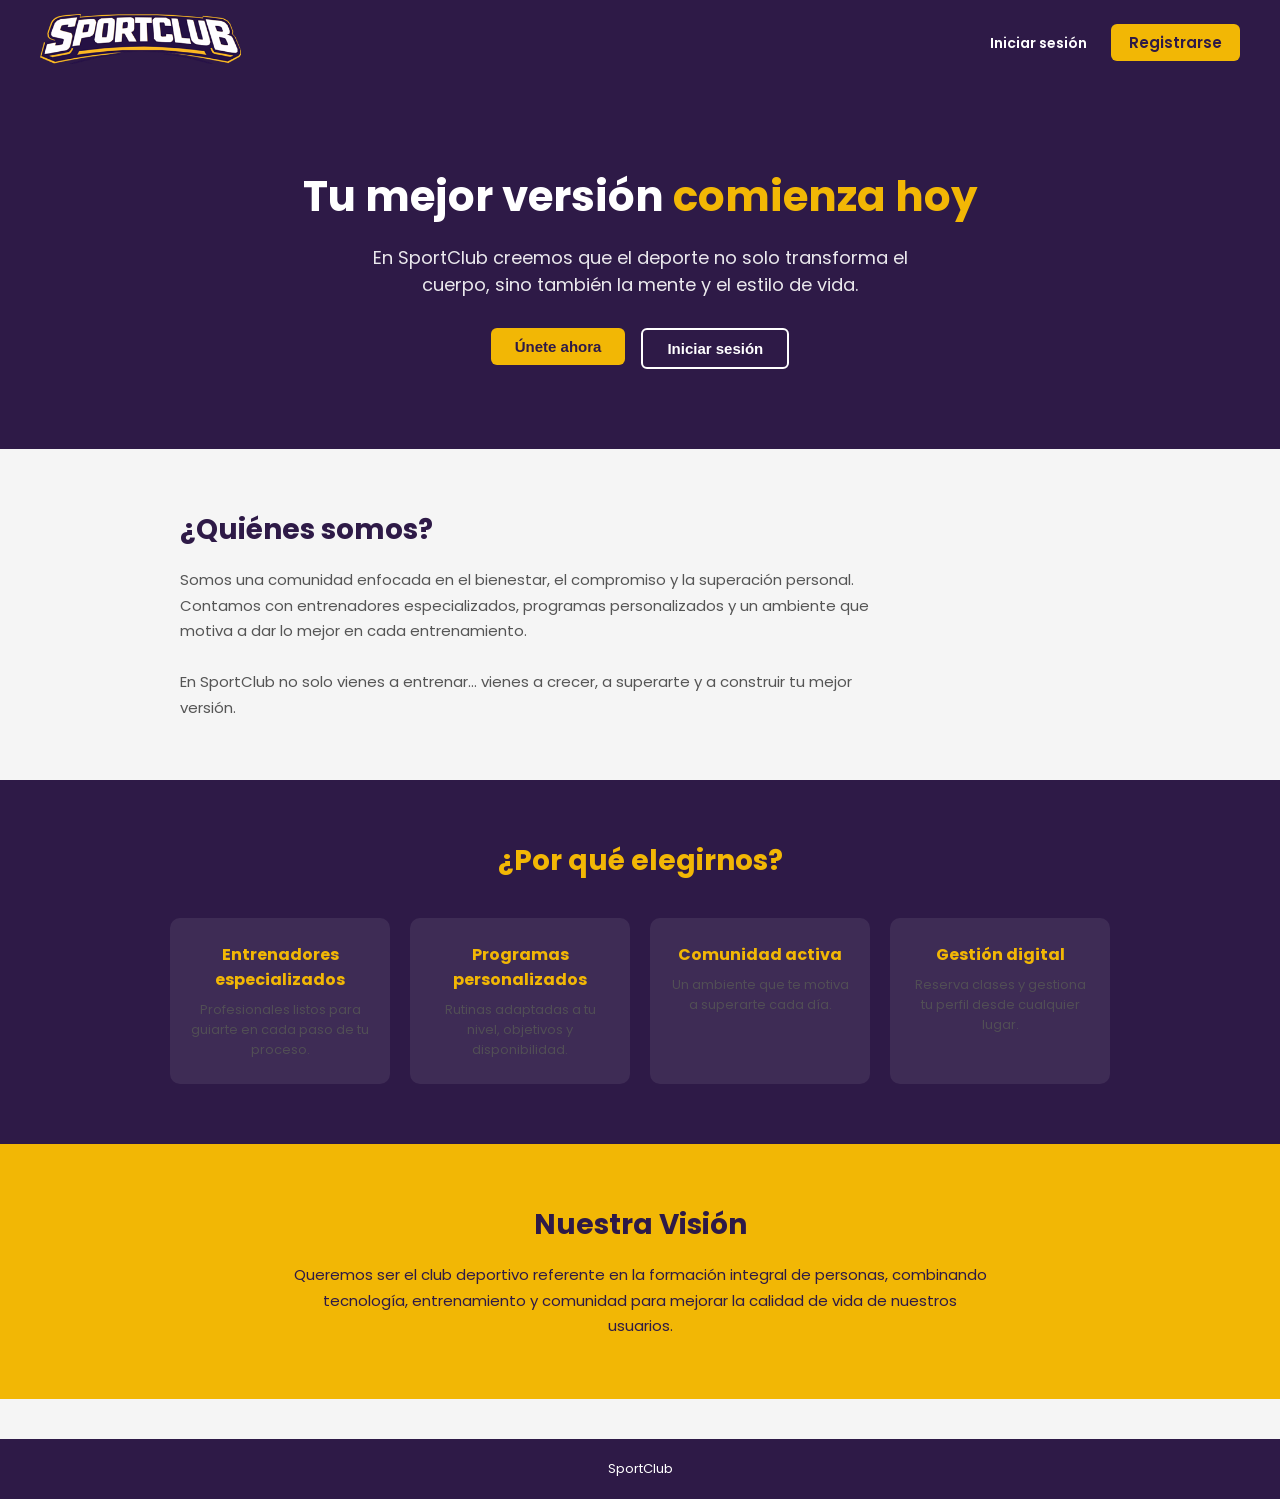
<file: index.html>
<!DOCTYPE html>
<html lang="es">
<head>
  <meta charset="UTF-8">
  <meta name="viewport" content="width=device-width, initial-scale=1.0">
  <title>SportClub – Tu mejor versión comienza hoy</title>
  <link rel="stylesheet" href="style.css">
</head>
<body>

  <header>
    <div class="logo">
      <img src="image.png" alt="SportClub Logo">
    </div>
    <nav>
      <a href="login.html">Iniciar sesión</a>
      <a href="registro.html" class="btn-principal" style="padding: 8px 18px; border-radius: 6px;">Registrarse</a>
    </nav>
  </header>

  <section class="hero">
    <h1>Tu mejor versión <span>comienza hoy</span></h1>
    <p>En SportClub creemos que el deporte no solo transforma el cuerpo, sino también la mente y el estilo de vida.</p>
    <div class="botones">
      <a href="registro.html"><button class="btn-principal">Únete ahora</button></a>
      <a href="login.html"><button class="btn-secundario">Iniciar sesión</button></a>
    </div>
  </section>

  <section class="seccion-inicio">
    <h2>¿Quiénes somos?</h2>
    <p>
      Somos una comunidad enfocada en el bienestar, el compromiso y la superación personal.
      Contamos con entrenadores especializados, programas personalizados y un ambiente que motiva
      a dar lo mejor en cada entrenamiento.
      <br><br>
      En SportClub no solo vienes a entrenar… vienes a crecer, a superarte y a construir tu mejor versión.
    </p>
  </section>

  <section class="beneficios">
    <h2>¿Por qué elegirnos?</h2>
    <div class="cards">
      <div class="card">
        <h3>Entrenadores especializados</h3>
        <p>Profesionales listos para guiarte en cada paso de tu proceso.</p>
      </div>
      <div class="card">
        <h3>Programas personalizados</h3>
        <p>Rutinas adaptadas a tu nivel, objetivos y disponibilidad.</p>
      </div>
      <div class="card">
        <h3>Comunidad activa</h3>
        <p>Un ambiente que te motiva a superarte cada día.</p>
      </div>
      <div class="card">
        <h3>Gestión digital</h3>
        <p>Reserva clases y gestiona tu perfil desde cualquier lugar.</p>
      </div>
    </div>
  </section>

  <section class="vision">
    <h2>Nuestra Visión</h2>
    <p>
      Queremos ser el club deportivo referente en la formación integral de personas,
      combinando tecnología, entrenamiento y comunidad para mejorar la calidad de vida de nuestros usuarios.
    </p>
  </section>

  <footer>
    <p>SportClub</p>
  </footer>

</body>
</html>
</file>
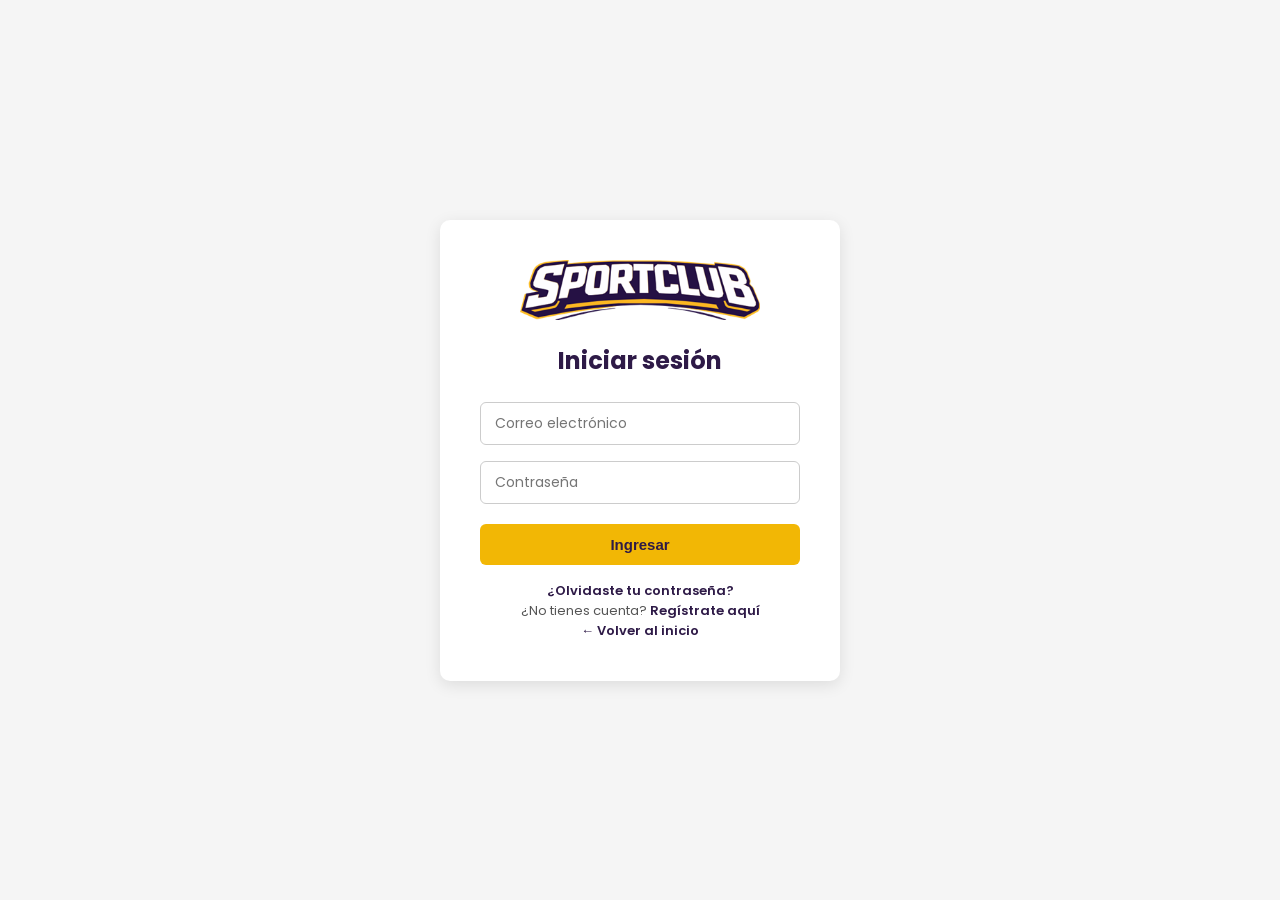
<file: login.html>
<!DOCTYPE html>
<html lang="es">
<head>
  <meta charset="UTF-8">
  <meta name="viewport" content="width=device-width, initial-scale=1.0">
  <title>Iniciar sesión – SportClub</title>
  <link rel="stylesheet" href="style.css">
  <style>
    .contenedor-menu {
      position: relative;
      width: 100%;
    }

    .menu-perfiles {
      display: none;
      position: absolute;
      top: 110%;
      left: 0;
      width: 100%;
      background-color: var(--blanco);
      border: 1px solid #ddd;
      border-radius: 6px;
      box-shadow: 0 4px 12px rgba(0,0,0,0.1);
      z-index: 10;
    }

    .menu-perfiles a {
      display: block;
      padding: 12px 16px;
      font-size: 14px;
      font-weight: 600;
      color: var(--morado);
      border-bottom: 1px solid #eee;
    }

    .menu-perfiles a:last-child {
      border-bottom: none;
    }

    .menu-perfiles a:hover {
      background-color: var(--gris-claro);
      color: var(--amarillo);
    }
  </style>
</head>
<body>

  <div class="contenedor-form">
    <div class="caja-form">
      <img src="image.png" alt="SportClub Logo">
      <h2>Iniciar sesión</h2>

      <input type="email" placeholder="Correo electrónico">
      <input type="password" placeholder="Contraseña">

      <div class="contenedor-menu">
        <button class="btn-principal" onclick="toggleMenu()">Ingresar</button>
        <div class="menu-perfiles" id="menuPerfiles">
          <a href="dashboard-usuario.html">Ingresar como Usuario</a>
          <a href="dashboard-coach.html">Ingresar como Coach</a>
          <a href="dashboard-admin.html">Ingresar como Admin</a>
        </div>
      </div>

      <div class="links">
        <p><a href="recuperar.html">¿Olvidaste tu contraseña?</a></p>
        <p>¿No tienes cuenta? <a href="registro.html">Regístrate aquí</a></p>
        <p><a href="inicio.html">← Volver al inicio</a></p>
      </div>
    </div>
  </div>

  <script>
    function toggleMenu() {
      var menu = document.getElementById('menuPerfiles');
      menu.style.display = menu.style.display === 'block' ? 'none' : 'block';
    }

    document.addEventListener('click', function(e) {
      if (!e.target.closest('.contenedor-menu')) {
        document.getElementById('menuPerfiles').style.display = 'none';
      }
    });
  </script>

</body>
</html>
</file>
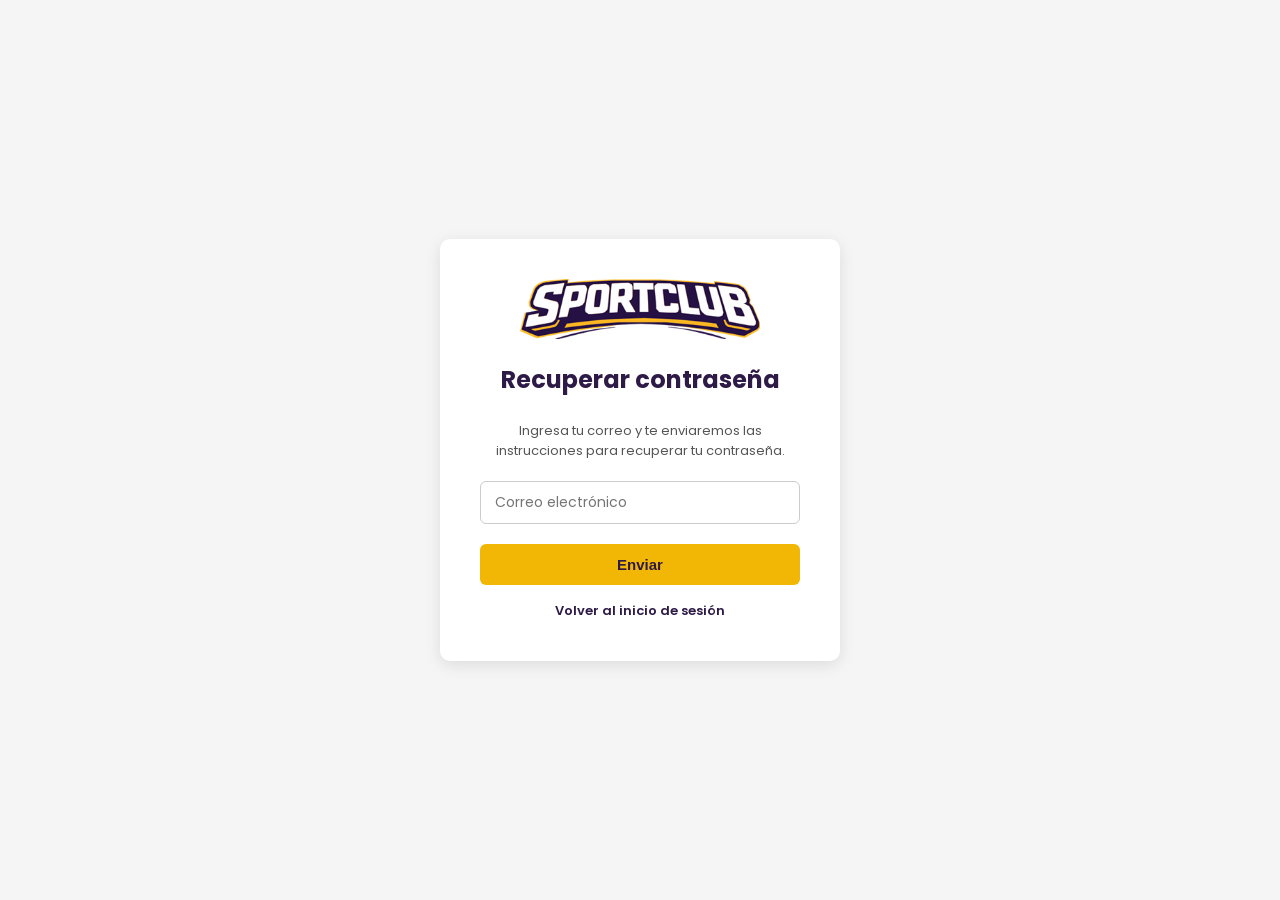
<file: recuperar.html>
<!DOCTYPE html>
<html lang="es">
<head>
  <meta charset="UTF-8">
  <meta name="viewport" content="width=device-width, initial-scale=1.0">
  <title>Recuperar contraseña – SportClub</title>
  <link rel="stylesheet" href="style.css">
</head>
<body>

  <div class="contenedor-form">
    <div class="caja-form">
      <img src="image.png" alt="SportClub Logo">
      <h2>Recuperar contraseña</h2>
      <p style="font-size: 13px; color: var(--gris-texto); margin-bottom: 20px;">
        Ingresa tu correo y te enviaremos las instrucciones para recuperar tu contraseña.
      </p>

      <input type="email" placeholder="Correo electrónico">

      <button class="btn-principal" onclick="mostrarMensaje()">Enviar</button>

      <div class="mensaje-confirmacion" id="mensaje">
        Correo enviado. Revisa tu bandeja de entrada.
      </div>

      <div class="links">
        <p><a href="login.html">Volver al inicio de sesión</a></p>
      </div>
    </div>
  </div>

  <script>
    function mostrarMensaje() {
      document.getElementById('mensaje').style.display = 'block';
    }
  </script>

</body>
</html>
</file>
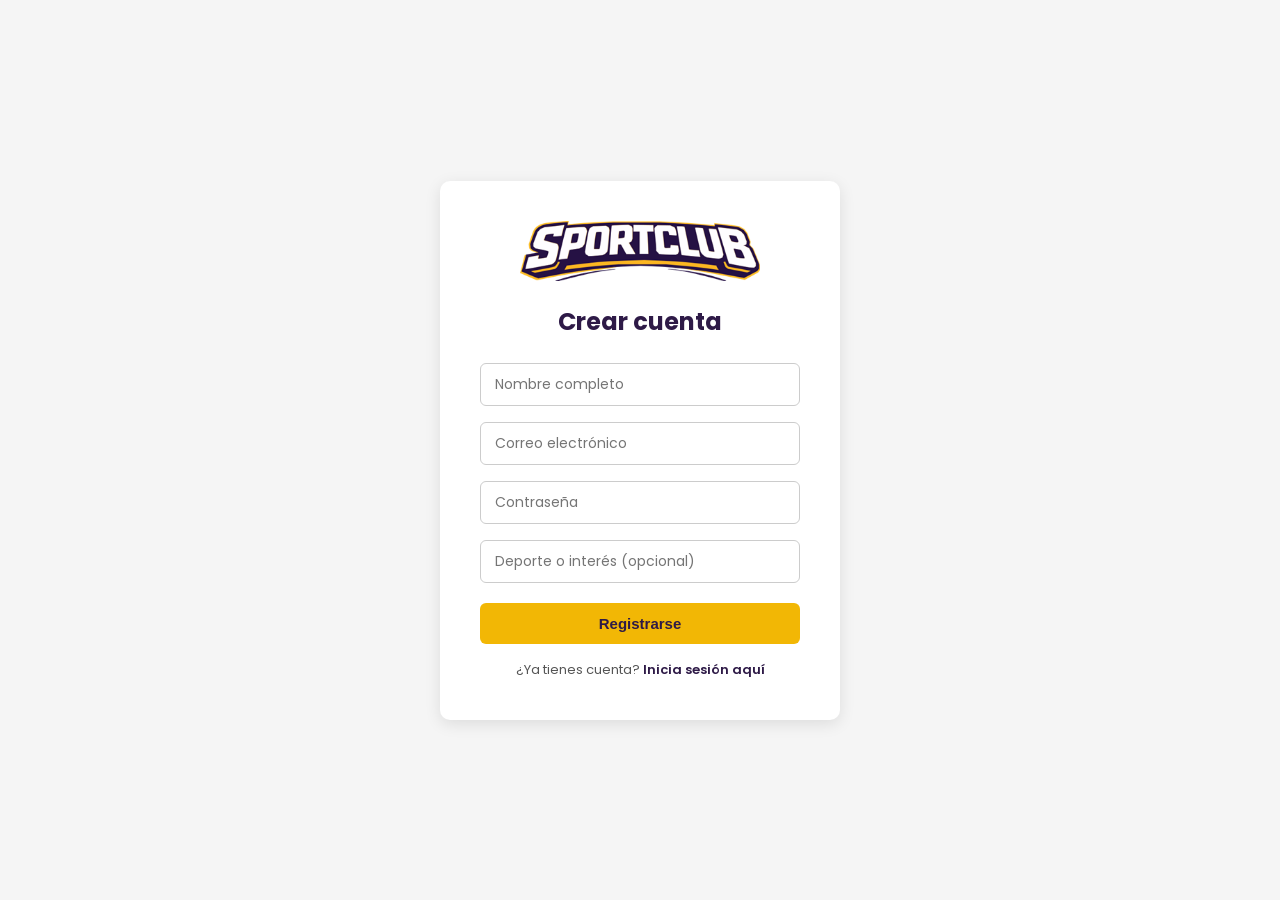
<file: registro.html>
<!DOCTYPE html>
<html lang="es">
<head>
  <meta charset="UTF-8">
  <meta name="viewport" content="width=device-width, initial-scale=1.0">
  <title>Registro – SportClub</title>
  <link rel="stylesheet" href="style.css">
</head>
<body>

  <div class="contenedor-form">
    <div class="caja-form">
      <img src="image.png" alt="SportClub Logo">
      <h2>Crear cuenta</h2>

      <input type="text" placeholder="Nombre completo">
      <input type="email" placeholder="Correo electrónico">
      <input type="password" placeholder="Contraseña">
      <input type="text" placeholder="Deporte o interés (opcional)">

      <button class="btn-principal" onclick="mostrarMensaje()">Registrarse</button>

      <div class="mensaje-confirmacion" id="mensaje">
        ¡Cuenta creada correctamente! Ya puedes iniciar sesión.
      </div>

      <div class="links">
        <p>¿Ya tienes cuenta? <a href="login.html">Inicia sesión aquí</a></p>
      </div>
    </div>
  </div>

  <script>
    function mostrarMensaje() {
      document.getElementById('mensaje').style.display = 'block';
    }
  </script>

</body>
</html>
</file>
<file: style.css>
/* ===== IMPORTAR FUENTE ===== */
@import url('https://fonts.googleapis.com/css2?family=Poppins:wght@400;600;700&display=swap');

/* ===== VARIABLES DE COLORES ===== */
:root {
  --morado: #2E1A47;
  --amarillo: #F2B705;
  --blanco: #FFFFFF;
  --gris-claro: #f5f5f5;
  --gris-texto: #555;

  --azul: #1A73E8;
  --verde: #2E7D32;
  --rojo: #C62828;
}

/* ===== RESET BÁSICO ===== */
* {
  margin: 0;
  padding: 0;
  box-sizing: border-box;
}

body {
  font-family: 'Poppins', sans-serif;
  background-color: var(--gris-claro);
  color: var(--morado);
}

a {
  text-decoration: none;
  color: inherit;
}

ul {
  list-style: none;
}

img {
  max-width: 100%;
}

/* ===== BOTONES ===== */
.btn-principal {
  background-color: var(--amarillo);
  color: var(--morado);
  border: none;
  padding: 10px 24px;
  border-radius: 6px;
  font-weight: 600;
  cursor: pointer;
  font-size: 15px;
}

.btn-principal:hover {
  background-color: #d9a304;
}

.btn-secundario {
  background-color: transparent;
  color: var(--blanco);
  border: 2px solid var(--blanco);
  padding: 10px 24px;
  border-radius: 6px;
  font-weight: 600;
  cursor: pointer;
  font-size: 15px;
}

.btn-secundario:hover {
  background-color: var(--blanco);
  color: var(--morado);
}

/* ===== HEADER ===== */
header {
  background-color: var(--morado);
  padding: 14px 40px;
  display: flex;
  align-items: center;
  justify-content: space-between;
}

header .logo img {
  height: 50px;
}

header nav a {
  color: var(--blanco);
  margin-left: 20px;
  font-weight: 600;
  font-size: 14px;
}

header nav a:hover {
  color: var(--amarillo);
}

/* ===== FOOTER ===== */
footer {
  background-color: var(--morado);
  color: var(--blanco);
  text-align: center;
  padding: 20px;
  font-size: 13px;
  margin-top: 40px;
}

/* ===== FORMULARIOS ===== */
.contenedor-form {
  min-height: 100vh;
  display: flex;
  align-items: center;
  justify-content: center;
  background-color: var(--gris-claro);
}

.caja-form {
  background-color: var(--blanco);
  padding: 40px;
  border-radius: 10px;
  box-shadow: 0 4px 16px rgba(0,0,0,0.1);
  width: 100%;
  max-width: 400px;
  text-align: center;
}

.caja-form img {
  height: 60px;
  margin-bottom: 16px;
}

.caja-form h2 {
  margin-bottom: 24px;
  color: var(--morado);
}

.caja-form input {
  width: 100%;
  padding: 10px 14px;
  margin-bottom: 16px;
  border: 1px solid #ccc;
  border-radius: 6px;
  font-size: 14px;
  font-family: 'Poppins', sans-serif;
}

.caja-form button {
  width: 100%;
  padding: 12px;
  margin-top: 4px;
}

.caja-form .links {
  margin-top: 16px;
  font-size: 13px;
  color: var(--gris-texto);
}

.caja-form .links a {
  color: var(--morado);
  font-weight: 600;
}

.caja-form .links a:hover {
  color: var(--amarillo);
}

.mensaje-confirmacion {
  display: none;
  background-color: #e8f5e9;
  color: #2E7D32;
  padding: 12px;
  border-radius: 6px;
  margin-top: 16px;
  font-size: 14px;
}

/* ===== INICIO – HERO ===== */
.hero {
  background-color: var(--morado);
  color: var(--blanco);
  text-align: center;
  padding: 80px 40px;
}

.hero h1 {
  font-size: 42px;
  margin-bottom: 16px;
}

.hero h1 span {
  color: var(--amarillo);
}

.hero p {
  font-size: 18px;
  max-width: 600px;
  margin: 0 auto 30px auto;
  opacity: 0.9;
}

.hero .botones {
  display: flex;
  gap: 16px;
  justify-content: center;
}

/* ===== INICIO – DESCRIPCION ===== */
.seccion-inicio {
  padding: 60px 40px;
  max-width: 1000px;
  margin: 0 auto;
}

.seccion-inicio h2 {
  font-size: 28px;
  margin-bottom: 16px;
  color: var(--morado);
}

.seccion-inicio p {
  color: var(--gris-texto);
  font-size: 15px;
  line-height: 1.7;
  max-width: 700px;
}

/* ===== INICIO – BENEFICIOS ===== */
.beneficios {
  background-color: var(--morado);
  padding: 60px 40px;
  text-align: center;
}

.beneficios h2 {
  color: var(--amarillo);
  font-size: 28px;
  margin-bottom: 36px;
}

.beneficios .cards {
  display: flex;
  gap: 20px;
  justify-content: center;
  flex-wrap: wrap;
  max-width: 1000px;
  margin: 0 auto;
}

.beneficios .card {
  background-color: rgba(255,255,255,0.08);
  border-radius: 10px;
  padding: 24px 20px;
  flex: 1;
  min-width: 180px;
  max-width: 220px;
  color: var(--blanco);
}

.beneficios .card h3 {
  font-size: 16px;
  margin-bottom: 8px;
  color: var(--amarillo);
}

.beneficios .card p {
  font-size: 13px;
  opacity: 0.85;
}

/* ===== INICIO – VISION ===== */
.vision {
  background-color: var(--amarillo);
  padding: 60px 40px;
  text-align: center;
}

.vision h2 {
  color: var(--morado);
  font-size: 28px;
  margin-bottom: 16px;
}

.vision p {
  color: var(--morado);
  font-size: 15px;
  max-width: 700px;
  margin: 0 auto;
  line-height: 1.7;
}

/* ===== DASHBOARD BASE ===== */
.dashboard-body {
  background-color: var(--gris-claro);
  min-height: 100vh;
}

.dashboard-header {
  padding: 14px 40px;
  display: flex;
  align-items: center;
  justify-content: space-between;
  color: var(--blanco);
}

.dashboard-header .logo img {
  height: 45px;
}

.dashboard-header nav a {
  color: var(--blanco);
  margin-left: 20px;
  font-weight: 600;
  font-size: 14px;
}

.dashboard-header nav a:hover {
  color: var(--amarillo);
}

.dashboard-header .acciones button {
  margin-left: 10px;
  padding: 8px 16px;
  border-radius: 6px;
  font-weight: 600;
  cursor: pointer;
  font-size: 13px;
  border: none;
}

.btn-editar {
  background-color: var(--amarillo);
  color: var(--morado);
}

.btn-salir {
  background-color: transparent;
  color: var(--blanco);
  border: 2px solid var(--blanco) !important;
}

.btn-salir:hover {
  background-color: var(--blanco);
  color: var(--morado);
}

.dashboard-contenido {
  padding: 30px 40px;
}

.seccion {
  background-color: var(--blanco);
  border-radius: 10px;
  padding: 24px;
  margin-bottom: 24px;
  box-shadow: 0 2px 8px rgba(0,0,0,0.07);
}

.seccion h3 {
  margin-bottom: 16px;
  font-size: 17px;
}

/* Cards dashboard */
.cards {
  display: flex;
  gap: 16px;
  flex-wrap: wrap;
}

.card {
  background-color: var(--gris-claro);
  border-radius: 8px;
  padding: 16px 20px;
  flex: 1;
  min-width: 150px;
  text-align: center;
}

.card p {
  font-size: 13px;
  color: var(--gris-texto);
  margin-top: 6px;
}

/* Tabla */
table {
  width: 100%;
  border-collapse: collapse;
  font-size: 14px;
}

table th {
  background-color: var(--gris-claro);
  padding: 10px;
  text-align: left;
  color: var(--morado);
}

table td {
  padding: 10px;
  border-bottom: 1px solid #eee;
}

/* Lista simple */
.lista-simple li {
  padding: 8px 0;
  border-bottom: 1px solid #eee;
  font-size: 14px;
  color: var(--gris-texto);
}

/* ===== DASHBOARD – GRIDS ===== */
.grid3 {
  display: grid;
  grid-template-columns: 1fr 1.2fr 1fr;
  gap: 16px;
  margin-bottom: 24px;
}

.grid2 {
  display: grid;
  grid-template-columns: 1fr 2fr;
  gap: 16px;
  margin-bottom: 24px;
}

/* ===== DASHBOARD – BIENVENIDA ===== */
.bienvenida {
  font-size: 26px;
  margin-bottom: 6px;
  color: var(--morado);
}

.subtitulo {
  font-size: 14px;
  color: var(--gris-texto);
  margin-bottom: 20px;
}

/* ===== DASHBOARD – AVATAR ===== */
.avatar {
  width: 70px;
  height: 70px;
  border-radius: 50%;
  background-color: var(--gris-claro);
  border: 2px solid #ccc;
  margin-bottom: 12px;
}

/* ===== DASHBOARD – CIRCULO PROGRESO ===== */
.progreso-grid {
  display: grid;
  grid-template-columns: 1fr 1fr;
  gap: 16px;
  align-items: center;
}

.circulo {
  width: 110px;
  height: 110px;
  border-radius: 50%;
  border: 12px solid #ddd;
  border-top-color: var(--morado);
  display: flex;
  align-items: center;
  justify-content: center;
  font-weight: 700;
  font-size: 18px;
  color: var(--morado);
  margin: auto;
}

/* ===== DASHBOARD – FILA CLASE ===== */
.fila-clase {
  display: flex;
  justify-content: space-between;
  align-items: center;
  padding: 10px 0;
  border-bottom: 1px solid #eee;
  font-size: 14px;
}

/* ===== DASHBOARD – BOTON MINI ===== */
.btn-mini {
  background-color: var(--gris-claro);
  border: 1px solid #ccc;
  padding: 5px 12px;
  border-radius: 4px;
  font-size: 12px;
  cursor: pointer;
  font-family: 'Poppins', sans-serif;
  font-weight: 600;
}

.btn-mini:hover {
  background-color: var(--amarillo);
  border-color: var(--amarillo);
  color: var(--morado);
}
</file>
